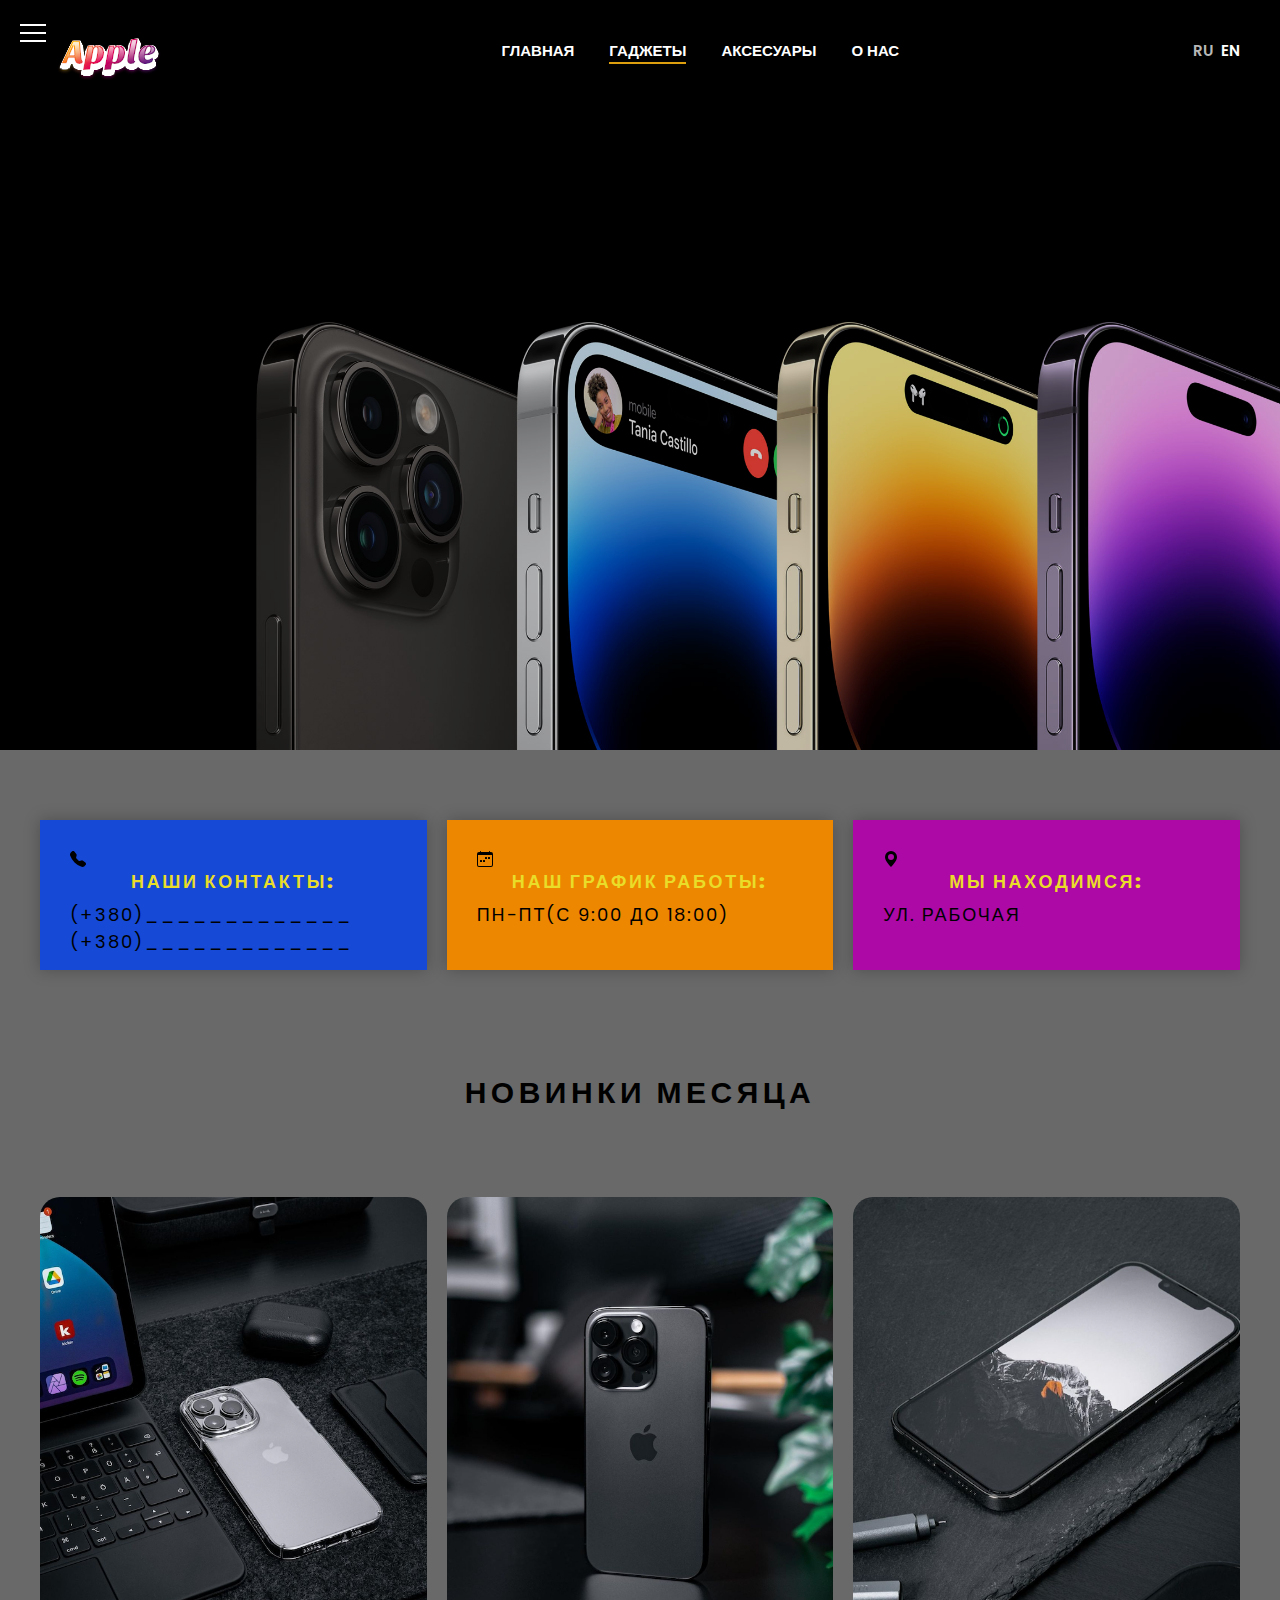
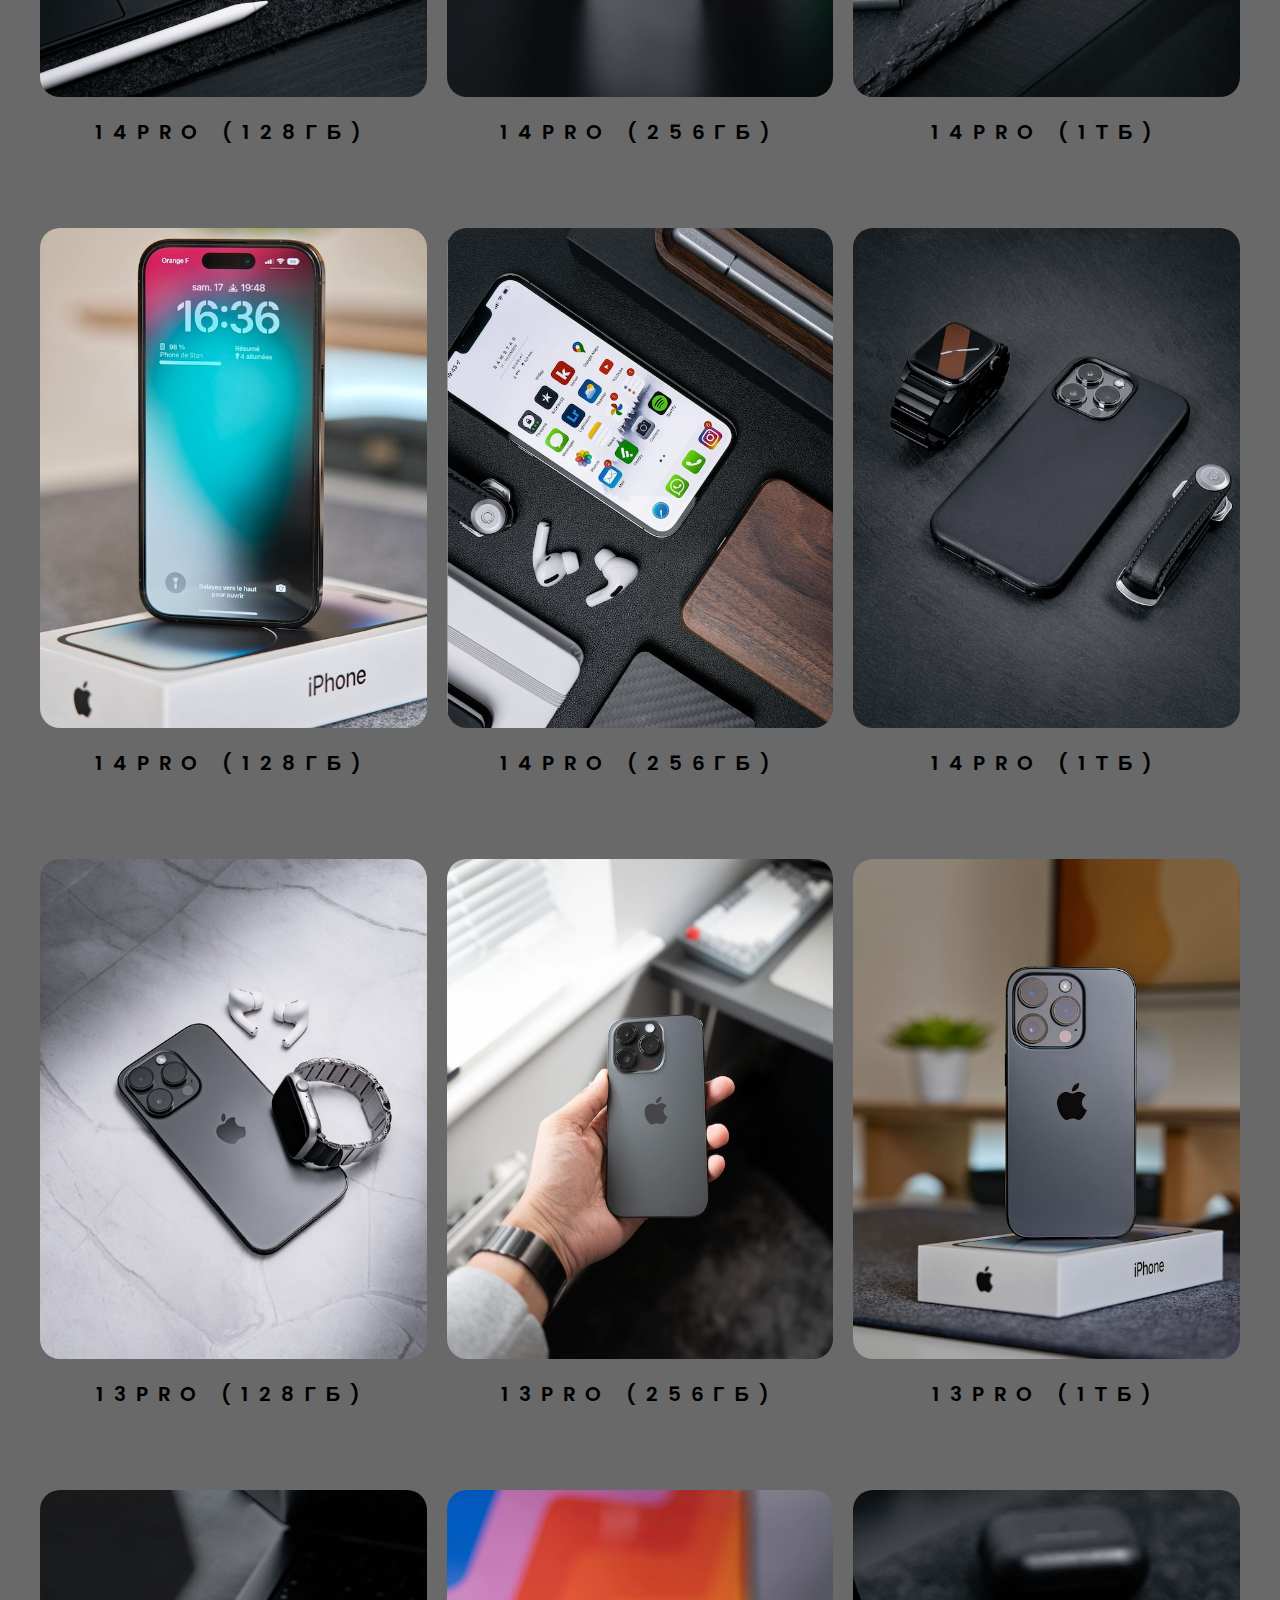
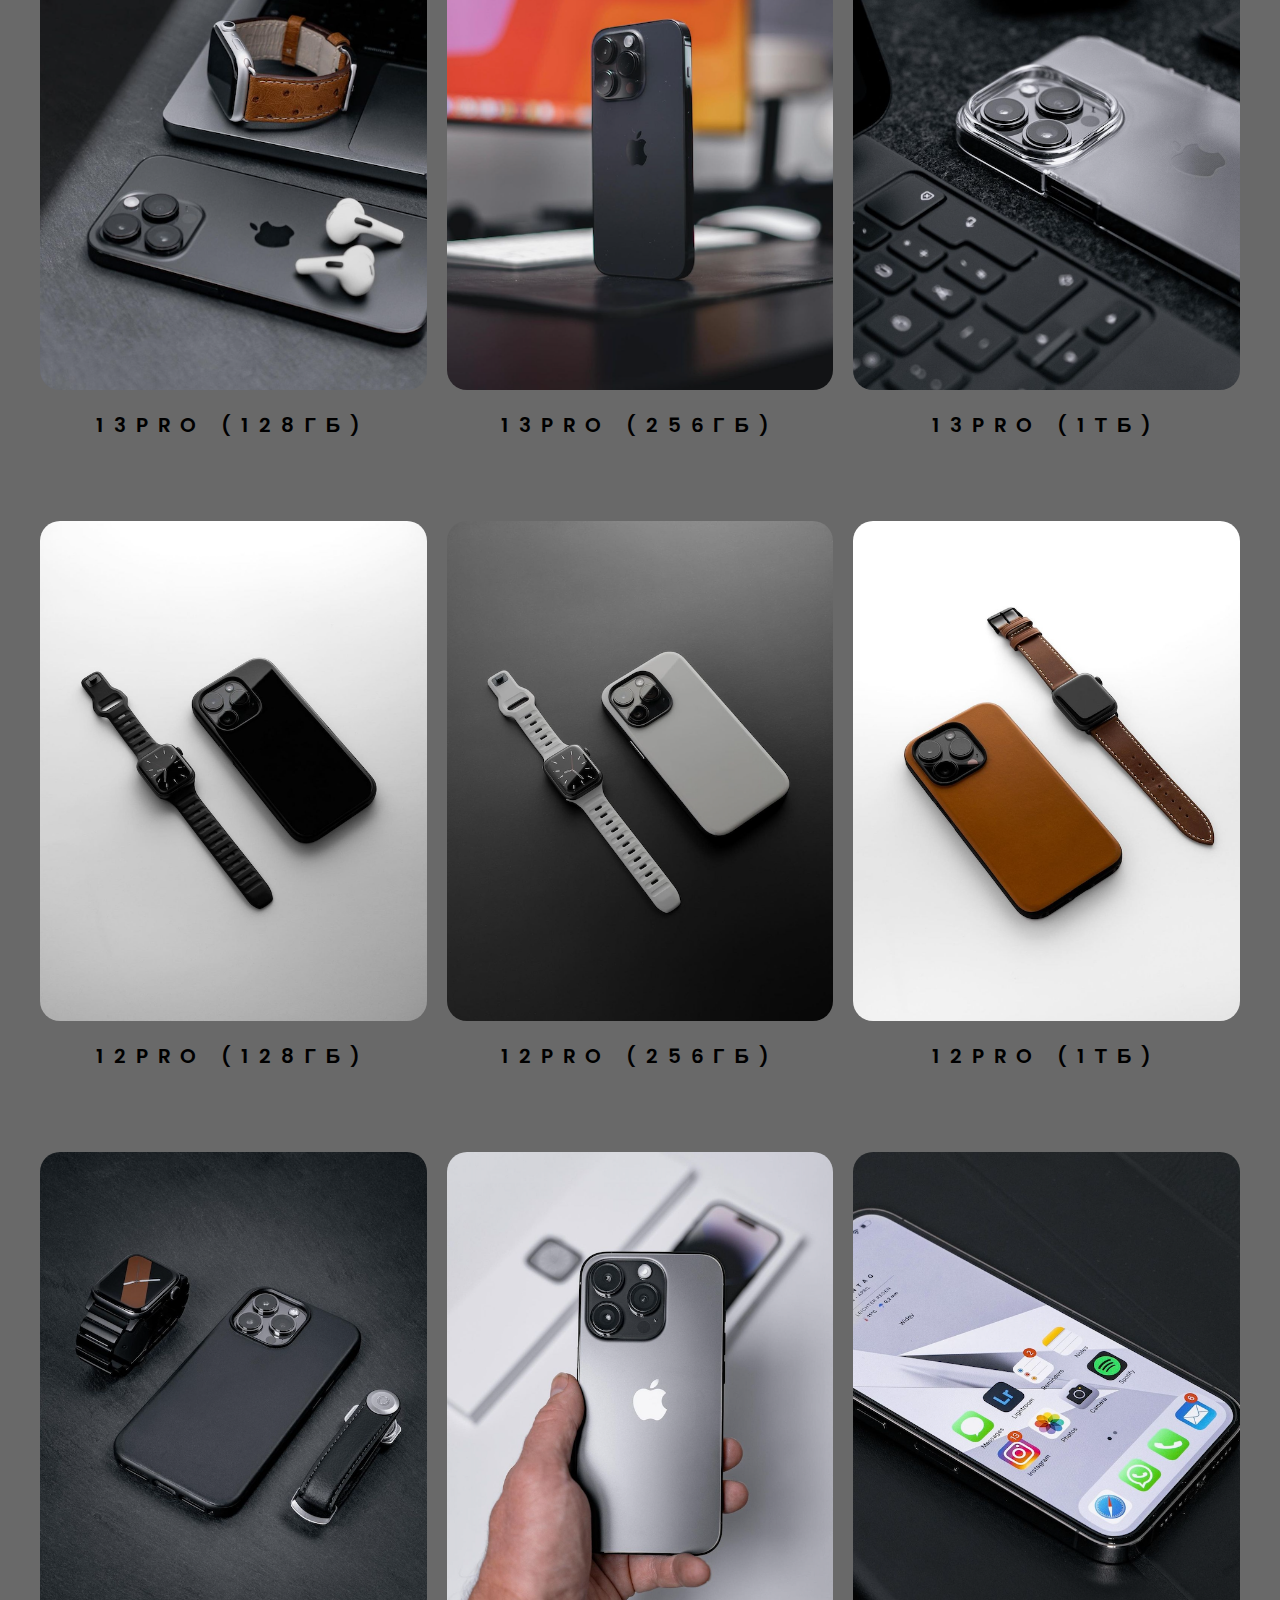
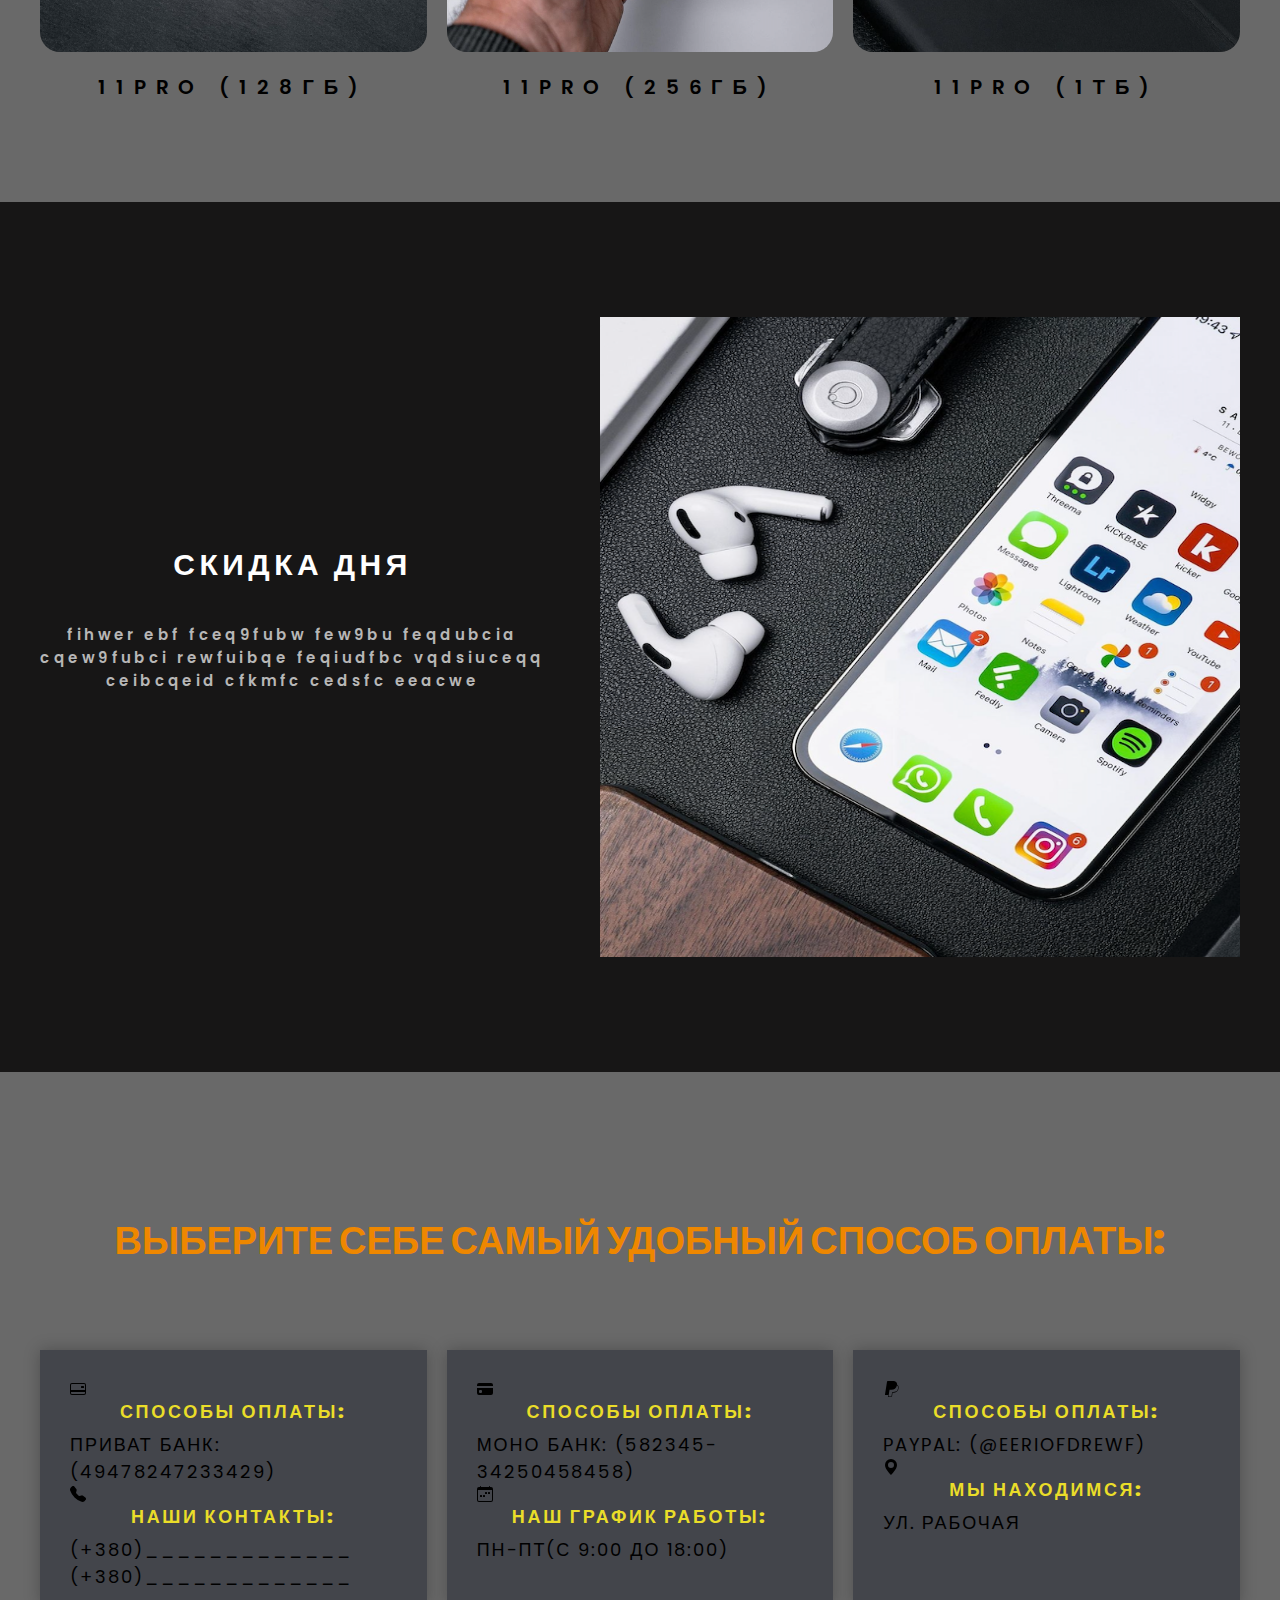
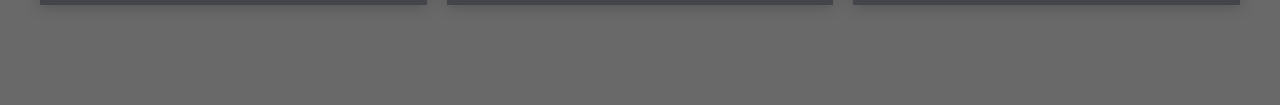
<file: index(1).html>
<!DOCTYPE html>
<html lang="en">
  <head>
    <meta charset="UTF-8" />
    <meta http-equiv="X-UA-Compatible" content="IE=edge" />
    <meta name="viewport" content="width=device-width, initial-scale=1.0" />
    <title>Nikita</title>
    <link rel="stylesheet" href="css/main(1).css" />
    <link rel="stylesheet" href="css/media.css" />
    <link rel="stylesheet" href="" />

    <link rel="shortcut icon" href="/imag/favicon" type="image/x-icon" />
  </head>
  <body bgcolor="#696969">
    <header class="header">
      <div class="container">
        <div class="header__wrapper">
          <div class="header__block">
            <a href="/" class="header__logo">
              <img src="img/Apple.svg" alt="" />
            </a>
          </div>
          <!-- /header__block -->
          <div class="hamburger-menu">
            <input id="menu__toggle" type="checkbox" />
            <label class="menu__btn" for="menu__toggle">
              <span></span>
            </label>
            <ul class="menu__box">
              <nav class="nav">
                <a class="nav__link active" aria-current="page" href="/"
                  >Главная</a
                >
                <a class="nav__link" href="index(1).html">Гаджеты</a>
                <a class="nav__link" href="index(2).html">Аксесуары</a>
                <a class="nav__link" href="index(3).html">О нас</a>
              </nav>
            </ul>
          </div>
          <nav class="nav">
            <a class="nav__link" aria-current="page" href="index.html"
              >Главная</a
            >
            <a class="nav__link active" href="/">Гаджеты</a>
            <a class="nav__link" href="index(2).html">Аксесуары</a>
            <a class="nav__link" href="index(3).html">О нас</a>
          </nav>
          <div class="header__block">
            <div class="header__lng">
              <a href="#" class="header__lng-link">Ru</a>
              <a href="#" class="header__lng-link active">En</a>
            </div>
          </div>
        </div>
        <!-- /header__wrapper -->
      </div>
      <!-- /container -->
    </header>

    <section class="intro" style="background-image: url('img/37.png')">
      <div class="container">
        <div class="intro__content">
          <div class="intro__block">
            <h1 class="intro__title"></h1>
            <!-- <a href="#" class="btn"> Обновить </a> -->
          </div>
        </div>
      </div>
    </section>
    <!-- /intro -->

    <!-- info start -->

    <section class="section process">
      <div class="container">
        <h2 class="process__title"></h2>
        <div class="wrapper">
          <div class="block">
            <div class="process__item1">
              <div class="process__item-img">
                <img src="img/phone.svg" alt="" />
              </div>
              <h4 class="info__title">Наши контакты:</h4>
              <p class="info__text">(+380)_____________ (+380)_____________</p>
            </div>
          </div>
          <div class="block">
            <div class="process__item2">
              <div class="process__item-img">
                <img src="img/calendar.svg" alt="" />
              </div>
              <h4 class="info__title">Наш график работы:</h4>
              <p class="info__text">ПН-ПТ(С 9:00 ДО 18:00)</p>
            </div>
          </div>
          <div class="block">
            <div class="process__item3">
              <div class="process__item-img">
                <img src="img/geo-alt-fill.svg" alt="" />
              </div>
              <h4 class="info__title">Мы находимся:</h4>
              <p class="info__text">УЛ. Рабочая</p>
            </div>
          </div>
        </div>
      </div>
      <!-- /container -->
    </section>
    <!-- /info -->

    <section class="section">
      <div class="container">
        <h2 class="block__title">Новинки месяца</h2>
        <a href="#" class="block__link"> </a>

        <div class="wrapper">
          <div class="block">
            <a href="#" class="services__item">
              <div
                class="services__content"
                style="background-image: url(img/34.png)"
              >
                <div class="services__content-item">
                  <div class="services__img">
                    <img src="img/1apple copy.svg" alt="" />
                  </div>
                  <p class="services__text">1299$</p>
                </div>
              </div>
              <h3 class="services__title">14Pro (128Гб)</h3>
            </a>
          </div>
          <!-- /block -->
          <div class="block">
            <a href="#" class="services__item">
              <div
                class="services__content"
                style="background-image: url(img/17.png)"
              >
                <div class="services__content-item">
                  <div class="services__img">
                    <img src="img/1apple copy.svg" alt="" />
                  </div>
                  <p class="services__text">1499$</p>
                </div>
              </div>
              <h3 class="services__title">14Pro (256Гб)</h3>
            </a>
          </div>
          <!-- /block -->
          <div class="block">
            <a href="#" class="services__item">
              <div
                class="services__content"
                style="background-image: url(img/32.png)"
              >
                <div class="services__content-item">
                  <div class="services__img">
                    <img src="img/1apple copy.svg" alt="" />
                  </div>
                  <p class="services__text">1799$</p>
                </div>
              </div>
              <h3 class="services__title">14Pro (1Тб)</h3>
            </a>
          </div>
          <!-- /block -->
        </div>
        <!-- /wrapper -->
      </div>
      <!-- /container -->
      <div class="container">
        <h2 class="block__title"></h2>
        <a href="#" class="block__link"> </a>

        <div class="wrapper">
          <div class="block">
            <a href="#" class="services__item">
              <div
                class="services__content"
                style="background-image: url(img/5.png)"
              >
                <div class="services__content-item">
                  <div class="services__img">
                    <img src="img/1apple copy.svg" alt="" />
                  </div>
                  <p class="services__text">1299$</p>
                </div>
              </div>
              <h3 class="services__title">14Pro (128Гб)</h3>
            </a>
          </div>
          <!-- /block -->
          <div class="block">
            <a href="#" class="services__item">
              <div
                class="services__content"
                style="background-image: url(img/10.png)"
              >
                <div class="services__content-item">
                  <div class="services__img">
                    <img src="img/1apple copy.svg" alt="" />
                  </div>
                  <p class="services__text">1499$</p>
                </div>
              </div>
              <h3 class="services__title">14Pro (256Гб)</h3>
            </a>
          </div>
          <!-- /block -->
          <div class="block">
            <a href="#" class="services__item">
              <div
                class="services__content"
                style="background-image: url(img/11.png)"
              >
                <div class="services__content-item">
                  <div class="services__img">
                    <img src="img/1apple copy.svg" alt="" />
                  </div>
                  <p class="services__text">1799$</p>
                </div>
              </div>
              <h3 class="services__title">14Pro (1Тб)</h3>
            </a>
          </div>
          <!-- /block -->
        </div>
        <!-- /wrapper -->
      </div>
      <!-- /container -->
      <div class="container">
        <h2 class="block__title"></h2>
        <a href="#" class="block__link"> </a>

        <div class="wrapper">
          <div class="block">
            <a href="#" class="services__item">
              <div
                class="services__content"
                style="background-image: url(img/12.png)"
              >
                <div class="services__content-item">
                  <div class="services__img">
                    <img src="img/1apple copy.svg" alt="" />
                  </div>
                  <p class="services__text">799$</p>
                </div>
              </div>
              <h3 class="services__title">13Pro (128Гб)</h3>
            </a>
          </div>
          <!-- /block -->
          <div class="block">
            <a href="#" class="services__item">
              <div
                class="services__content"
                style="background-image: url(img/13.png)"
              >
                <div class="services__content-item">
                  <div class="services__img">
                    <img src="img/1apple copy.svg" alt="" />
                  </div>
                  <p class="services__text">949$</p>
                </div>
              </div>
              <h3 class="services__title">13Pro (256Гб)</h3>
            </a>
          </div>
          <!-- /block -->
          <div class="block">
            <a href="#" class="services__item">
              <div
                class="services__content"
                style="background-image: url(img/14.png)"
              >
                <div class="services__content-item">
                  <div class="services__img">
                    <img src="img/1apple copy.svg" alt="" />
                  </div>
                  <p class="services__text">1199$</p>
                </div>
              </div>
              <h3 class="services__title">13Pro (1Тб)</h3>
            </a>
          </div>
          <!-- /block -->
        </div>
        <!-- /wrapper -->
      </div>
      <!-- /container -->
      <div class="container">
        <h2 class="block__title"></h2>
        <a href="#" class="block__link"> </a>

        <div class="wrapper">
          <div class="block">
            <a href="#" class="services__item">
              <div
                class="services__content"
                style="background-image: url(img/15.png)"
              >
                <div class="services__content-item">
                  <div class="services__img">
                    <img src="img/1apple copy.svg" alt="" />
                  </div>
                  <p class="services__text">799$</p>
                </div>
              </div>
              <h3 class="services__title">13Pro (128Гб)</h3>
            </a>
          </div>
          <!-- /block -->
          <div class="block">
            <a href="#" class="services__item">
              <div
                class="services__content"
                style="background-image: url(img/16.png)"
              >
                <div class="services__content-item">
                  <div class="services__img">
                    <img src="img/1apple copy.svg" alt="" />
                  </div>
                  <p class="services__text">959$</p>
                </div>
              </div>
              <h3 class="services__title">13Pro (256Гб)</h3>
            </a>
          </div>
          <!-- /block -->
          <div class="block">
            <a href="#" class="services__item">
              <div
                class="services__content"
                style="background-image: url(img/18.png)"
              >
                <div class="services__content-item">
                  <div class="services__img">
                    <img src="img/1apple copy.svg" alt="" />
                  </div>
                  <p class="services__text">1199$</p>
                </div>
              </div>
              <h3 class="services__title">13Pro (1Тб)</h3>
            </a>
          </div>
          <!-- /block -->
        </div>
        <!-- /wrapper -->
      </div>
      <!-- /container -->
      <div class="container">
        <h2 class="block__title"></h2>
        <a href="#" class="block__link"> </a>

        <div class="wrapper">
          <div class="block">
            <a href="#" class="services__item">
              <div
                class="services__content"
                style="background-image: url(img/22.png)"
              >
                <div class="services__content-item">
                  <div class="services__img">
                    <img src="img/1apple copy.svg" alt="" />
                  </div>
                  <p class="services__text">599$</p>
                </div>
              </div>
              <h3 class="services__title">12Pro (128Гб)</h3>
            </a>
          </div>
          <!-- /block -->
          <div class="block">
            <a href="#" class="services__item">
              <div
                class="services__content"
                style="background-image: url(img/23.png)"
              >
                <div class="services__content-item">
                  <div class="services__img">
                    <img src="img/1apple copy.svg" alt="" />
                  </div>
                  <p class="services__text">699$</p>
                </div>
              </div>
              <h3 class="services__title">12Pro (256Гб)</h3>
            </a>
          </div>
          <!-- /block -->
          <div class="block">
            <a href="#" class="services__item">
              <div
                class="services__content"
                style="background-image: url(img/24.png)"
              >
                <div class="services__content-item">
                  <div class="services__img">
                    <img src="img/1apple copy.svg" alt="" />
                  </div>
                  <p class="services__text">759$</p>
                </div>
              </div>
              <h3 class="services__title">12Pro (1Тб)</h3>
            </a>
          </div>
          <!-- /block -->
        </div>
        <!-- /wrapper -->
      </div>
      <!-- /container -->
      <div class="container">
        <h2 class="block__title"></h2>
        <a href="#" class="block__link"> </a>

        <div class="wrapper">
          <div class="block">
            <a href="#" class="services__item">
              <div
                class="services__content"
                style="background-image: url(img/26.png)"
              >
                <div class="services__content-item">
                  <div class="services__img">
                    <img src="img/1apple copy.svg" alt="" />
                  </div>
                  <p class="services__text">499$</p>
                </div>
              </div>
              <h3 class="services__title">11Pro (128Гб)</h3>
            </a>
          </div>
          <!-- /block -->
          <div class="block">
            <a href="#" class="services__item">
              <div
                class="services__content"
                style="background-image: url(img/28.png)"
              >
                <div class="services__content-item">
                  <div class="services__img">
                    <img src="img/1apple copy.svg" alt="" />
                  </div>
                  <p class="services__text">699$</p>
                </div>
              </div>
              <h3 class="services__title">11Pro (256Гб)</h3>
            </a>
          </div>
          <!-- /block -->
          <div class="block">
            <a href="#" class="services__item">
              <div
                class="services__content"
                style="background-image: url(img/29.png)"
              >
                <div class="services__content-item">
                  <div class="services__img">
                    <img src="img/1apple copy.svg" alt="" />
                  </div>
                  <p class="services__text">759$</p>
                </div>
              </div>
              <h3 class="services__title">11Pro (1Тб)</h3>
            </a>
          </div>
          <!-- /block -->
        </div>
        <!-- /wrapper -->
      </div>
      <!-- /container -->
    </section>

    <section class="section about">
      <div class="container">
        <div class="about__wrapper">
          <div class="about__block">
            <h2 class="block__title text-white">Скидка дня</h2>
            <p class="about__text">
              fihwer ebf fceq9fubw few9bu feqdubcia cqew9fubci rewfuibqe
              feqiudfbc vqdsiuceqq ceibcqeid cfkmfc cedsfc eeacwe
            </p>
            <!-- <a href="#" class="about__link"> Посмотреть дитальней </a> -->
          </div>
          <!-- /about__block -->

          <img src="img/31.png" alt class="about__img" />
          <!-- <div class="services__content-item">
            <div class="services__img">
              <img src="img/1apple copy.svg" alt="" />
            </div>
            <p class="services__text">1500$</p>
          </div>
        </div>
        <h3 class="services__title">14Pro (256Гб)</h3>
      </a>
    </div> -->
        </div>
        <!-- /about__wrapper -->
      </div>
      <!-- container -->
    </section>

    <section class="section process">
      <div class="container">
        <h2 class="process__title">
          Выберите себе самый удобный способ оплаты:
        </h2>
        <h3 class="process__subtitle"></h3>
        <div class="wrapper">
          <div class="block">
            <div class="process__item">
              <img src="img/credit-card-2-back.svg" alt="" />
              <h4 class="info__title">Способы оплаты:</h4>
              <p class="info__text">Приват банк:(49478247233429)</p>
              <div class="process__item-img">
                <img src="img/phone.svg" alt="" />
              </div>
              <h5 class="info__title">Наши контакты:</h5>
              <p class="info__text">(+380)_____________ (+380)_____________</p>
            </div>
          </div>
          <div class="block">
            <div class="process__item">
              <img src="img/credit-card-fill.svg" alt="" />
              <h4 class="info__title">Способы оплаты:</h4>
              <p class="info__text">Моно банк: (582345-34250458458)</p>
              <div class="process__item-img">
                <img src="img/calendar.svg" alt="" />
              </div>
              <h5 class="info__title">Наш график работы:</h5>
              <p class="info__text">ПН-ПТ(С 9:00 ДО 18:00)</p>
            </div>
          </div>
          <div class="block">
            <div class="process__item">
              <img src="img/paypal.svg" alt="" />
              <h4 class="info__title">Способы оплаты:</h4>
              <p class="info__text">PayPal: (@eeriofDrewf)</p>
              <div class="process__item-img">
                <img src="img/geo-alt-fill.svg" alt="" />
              </div>
              <h5 class="info__title">Мы находимся:</h5>
              <p class="info__text">УЛ. Рабочая</p>
            </div>
          </div>
        </div>
      </div>

      <!-- /container -->
    </section>

    <!-- /info__wrapper -->

    <!-- /container -->

    <!-- /info -->
  </body>
</html>
</file>
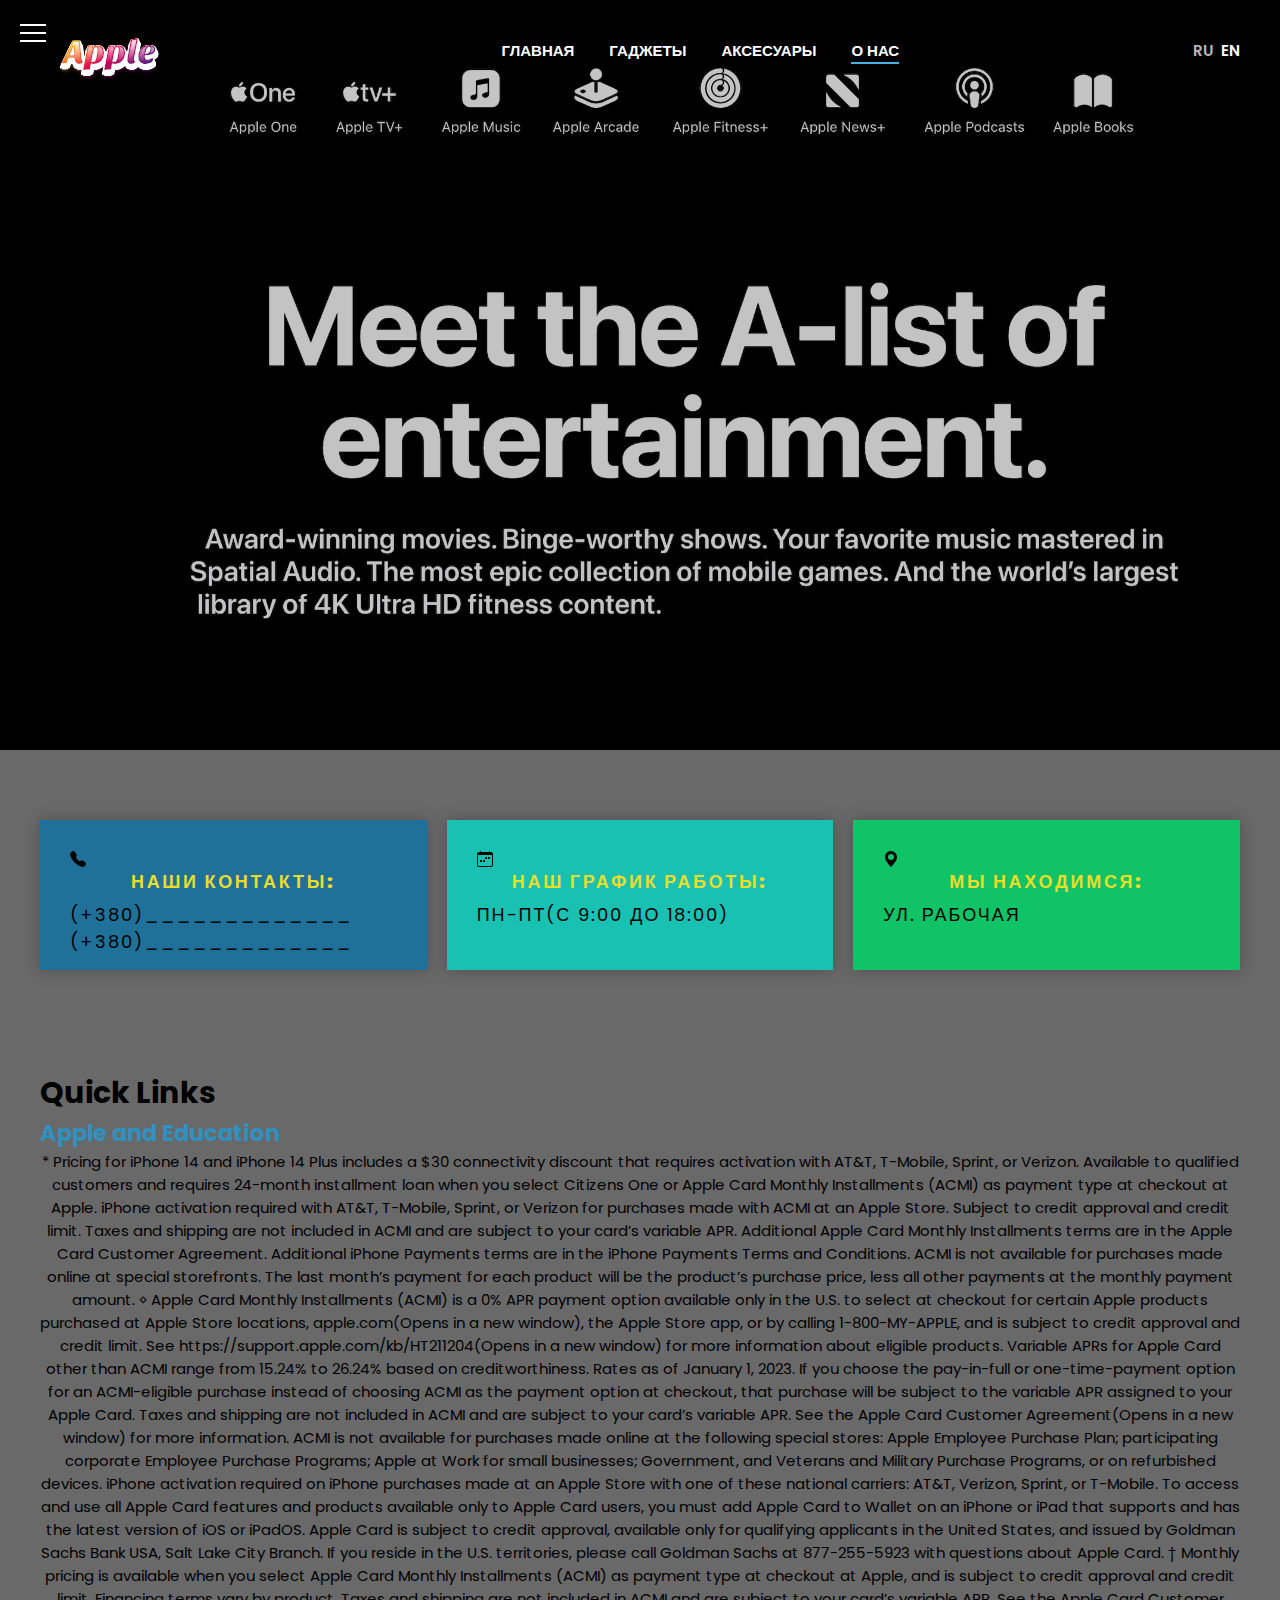
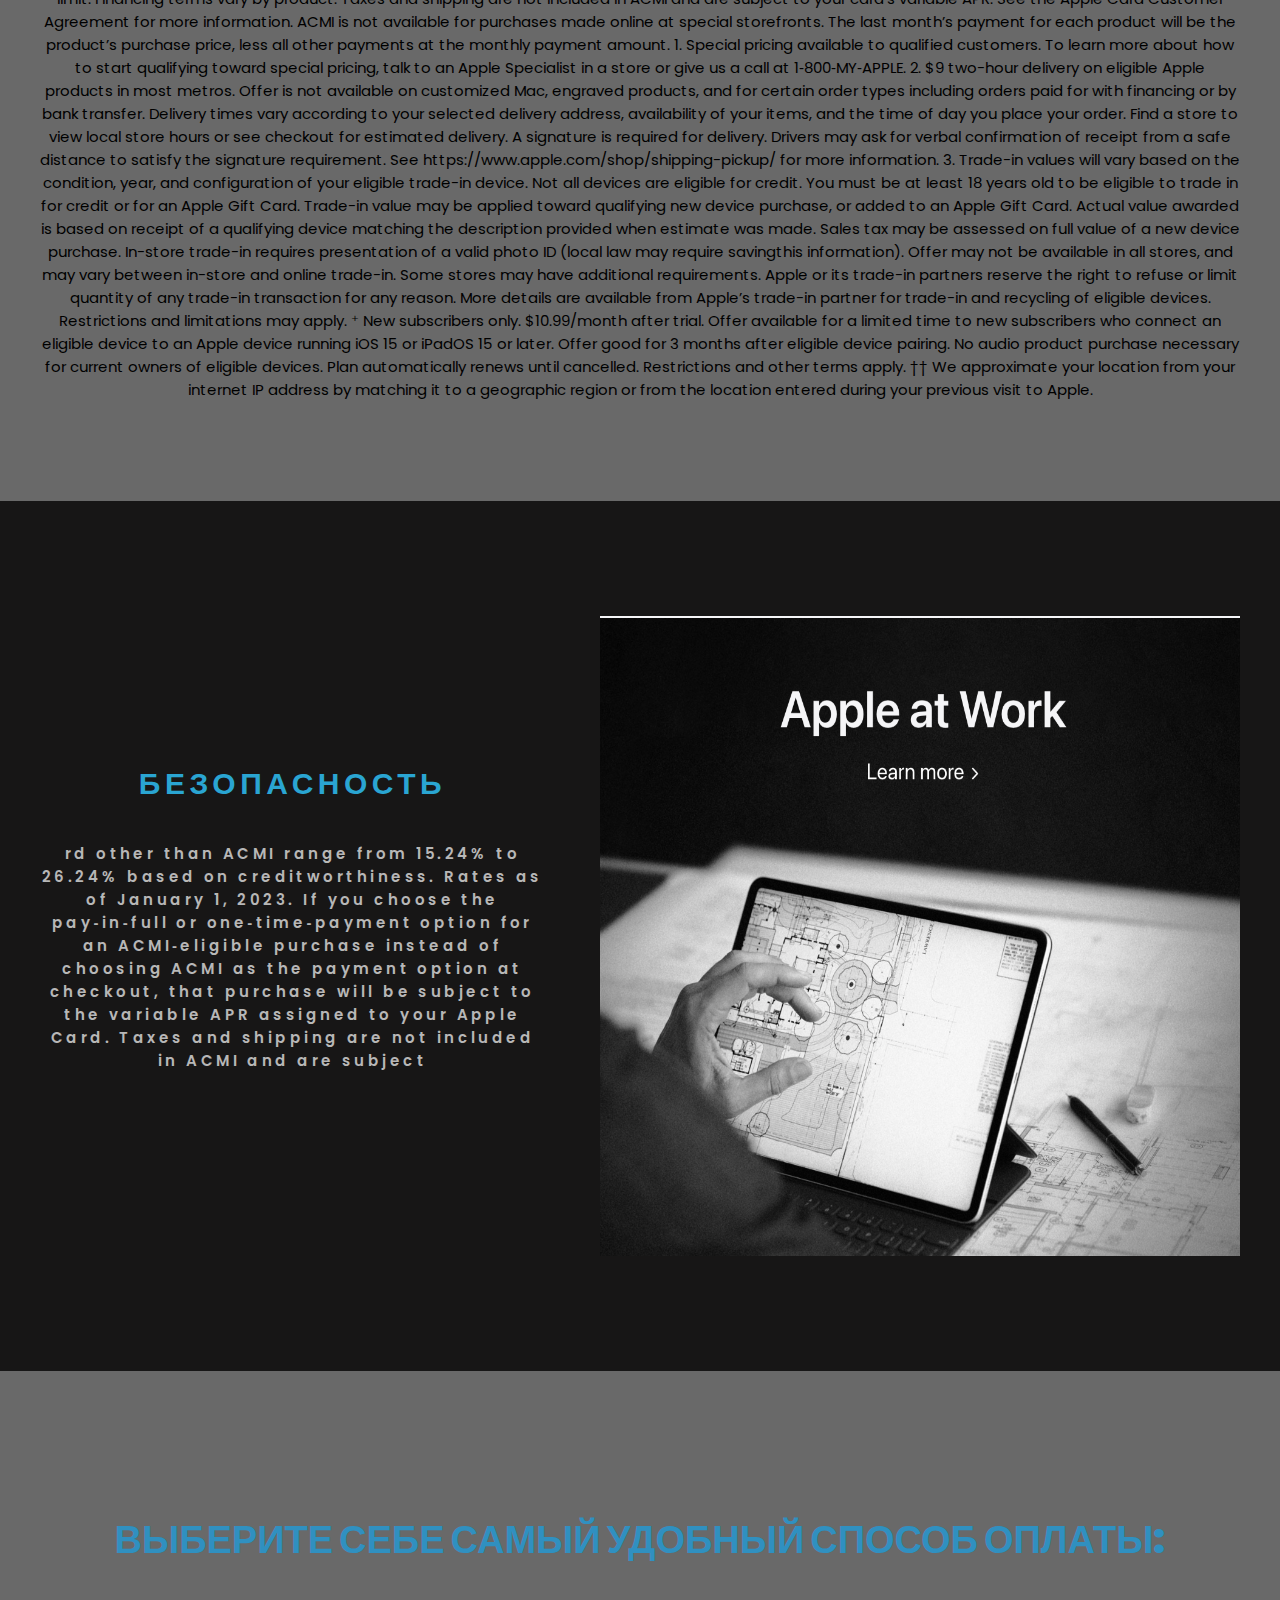
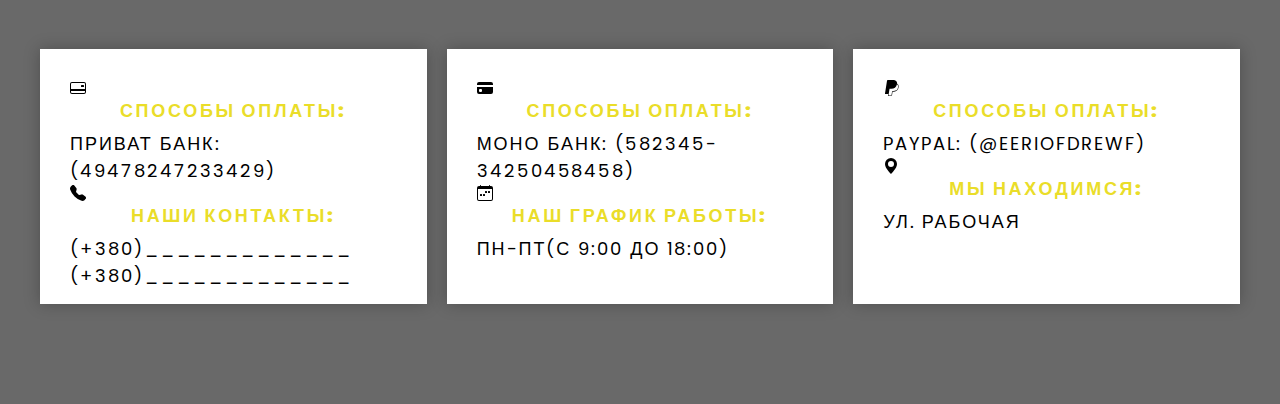
<file: index(3).html>
<!DOCTYPE html>
<html lang="en">
  <head>
    <meta charset="UTF-8" />
    <meta http-equiv="X-UA-Compatible" content="IE=edge" />
    <meta name="viewport" content="width=device-width, initial-scale=1.0" />
    <title>Nikita</title>
    <link rel="stylesheet" href="css/main(3).css" />
    <link rel="stylesheet" href="css/media.css" />
    <link rel="stylesheet" href="" />

    <link rel="shortcut icon" href="/imag/favicon" type="image/x-icon" />
  </head>
  <body bgcolor="#696969">
    <header class="header">
      <div class="container">
        <div class="header__wrapper">
          <div class="header__block">
            <a href="/" class="header__logo">
              <img src="img/Apple.svg" alt="" />
            </a>
          </div>
          <!-- /header__block -->
          <div class="hamburger-menu">
            <input id="menu__toggle" type="checkbox" />
            <label class="menu__btn" for="menu__toggle">
              <span></span>
            </label>
            <ul class="menu__box">
              <nav class="nav">
                <a class="nav__link active" aria-current="page" href="/"
                  >Главная</a
                >
                <a class="nav__link" href="index(1).html">Гаджеты</a>
                <a class="nav__link" href="index(2).html">Аксесуары</a>
                <a class="nav__link" href="index(3).html">О нас</a>
              </nav>
            </ul>
          </div>
          <nav class="nav">
            <a class="nav__link" aria-current="page" href="/">Главная</a>
            <a class="nav__link" href="index(1).html">Гаджеты</a>
            <a class="nav__link" href="index(2).html">Аксесуары</a>
            <a class="nav__link active" href="/">О нас</a>
          </nav>
          <div class="header__block">
            <div class="header__lng">
              <a href="#" class="header__lng-link">Ru</a>
              <a href="#" class="header__lng-link active">En</a>
            </div>
          </div>
        </div>
        <!-- /header__wrapper -->
      </div>
      <!-- /container -->
    </header>

    <section class="intro" style="background-image: url('img/61.png')">
      <div class="container">
        <div class="intro__content">
          <div class="intro__block">
            <h1 class="intro__title"></h1>
            <!-- <a href="#" class="btn"> Обновить </a> -->
          </div>
        </div>
      </div>
    </section>
    <!-- /intro -->

    <!-- info start -->

    <section class="section process">
      <div class="container">
        <h2 class="process__title"></h2>
        <div class="wrapper">
          <div class="block">
            <div class="process__item1">
              <div class="process__item-img">
                <img src="img/phone.svg" alt="" />
              </div>
              <h4 class="info__title">Наши контакты:</h4>
              <p class="info__text">(+380)_____________ (+380)_____________</p>
            </div>
          </div>
          <div class="block">
            <div class="process__item2">
              <div class="process__item-img">
                <img src="img/calendar.svg" alt="" />
              </div>
              <h4 class="info__title">Наш график работы:</h4>
              <p class="info__text">ПН-ПТ(С 9:00 ДО 18:00)</p>
            </div>
          </div>
          <div class="block">
            <div class="process__item3">
              <div class="process__item-img">
                <img src="img/geo-alt-fill.svg" alt="" />
              </div>
              <h4 class="info__title">Мы находимся:</h4>
              <p class="info__text">УЛ. Рабочая</p>
            </div>
          </div>
        </div>
      </div>
      <!-- /container -->
    </section>
    <!-- /info -->

    <section class="section">
      <div class="container">
        <h1>Quick Links</h1>
        <h2>Apple and Education</h2>
        <p>
          * Pricing for iPhone 14 and iPhone 14 Plus includes a $30 connectivity
          discount that requires activation with AT&T, T-Mobile, Sprint, or
          Verizon. Available to qualified customers and requires 24-month
          installment loan when you select Citizens One or Apple Card Monthly
          Installments (ACMI) as payment type at checkout at Apple. iPhone
          activation required with AT&T, T-Mobile, Sprint, or Verizon for
          purchases made with ACMI at an Apple Store. Subject to credit approval
          and credit limit. Taxes and shipping are not included in ACMI and are
          subject to your card’s variable APR. Additional Apple Card Monthly
          Installments terms are in the Apple Card Customer Agreement.
          Additional iPhone Payments terms are in the iPhone Payments Terms and
          Conditions. ACMI is not available for purchases made online at special
          storefronts. The last month’s payment for each product will be the
          product’s purchase price, less all other payments at the monthly
          payment amount. ◊ Apple Card Monthly Installments (ACMI) is a 0% APR
          payment option available only in the U.S. to select at checkout for
          certain Apple products purchased at Apple Store locations,
          apple.com(Opens in a new window), the Apple Store app, or by calling
          1-800-MY-APPLE, and is subject to credit approval and credit limit.
          See https://support.apple.com/kb/HT211204(Opens in a new window) for
          more information about eligible products. Variable APRs for Apple Card
          other than ACMI range from 15.24% to 26.24% based on creditworthiness.
          Rates as of January 1, 2023. If you choose the pay-in-full or
          one-time-payment option for an ACMI-eligible purchase instead of
          choosing ACMI as the payment option at checkout, that purchase will be
          subject to the variable APR assigned to your Apple Card. Taxes and
          shipping are not included in ACMI and are subject to your card’s
          variable APR. See the Apple Card Customer Agreement(Opens in a new
          window) for more information. ACMI is not available for purchases made
          online at the following special stores: Apple Employee Purchase Plan;
          participating corporate Employee Purchase Programs; Apple at Work for
          small businesses; Government, and Veterans and Military Purchase
          Programs, or on refurbished devices. iPhone activation required on
          iPhone purchases made at an Apple Store with one of these national
          carriers: AT&T, Verizon, Sprint, or T-Mobile. To access and use all
          Apple Card features and products available only to Apple Card users,
          you must add Apple Card to Wallet on an iPhone or iPad that supports
          and has the latest version of iOS or iPadOS. Apple Card is subject to
          credit approval, available only for qualifying applicants in the
          United States, and issued by Goldman Sachs Bank USA, Salt Lake City
          Branch. If you reside in the U.S. territories, please call Goldman
          Sachs at 877-255-5923 with questions about Apple Card. † Monthly
          pricing is available when you select Apple Card Monthly Installments
          (ACMI) as payment type at checkout at Apple, and is subject to credit
          approval and credit limit. Financing terms vary by product. Taxes and
          shipping are not included in ACMI and are subject to your card’s
          variable APR. See the Apple Card Customer Agreement for more
          information. ACMI is not available for purchases made online at
          special storefronts. The last month’s payment for each product will be
          the product’s purchase price, less all other payments at the monthly
          payment amount. 1. Special pricing available to qualified customers.
          To learn more about how to start qualifying toward special pricing,
          talk to an Apple Specialist in a store or give us a call at
          1‑800‑MY‑APPLE. 2. $9 two-hour delivery on eligible Apple products in
          most metros. Offer is not available on customized Mac, engraved
          products, and for certain order types including orders paid for with
          financing or by bank transfer. Delivery times vary according to your
          selected delivery address, availability of your items, and the time of
          day you place your order. Find a store to view local store hours or
          see checkout for estimated delivery. A signature is required for
          delivery. Drivers may ask for verbal confirmation of receipt from a
          safe distance to satisfy the signature requirement. See
          https://www.apple.com/shop/shipping-pickup/ for more information. 3.
          Trade-in values will vary based on the condition, year, and
          configuration of your eligible trade-in device. Not all devices are
          eligible for credit. You must be at least 18 years old to be eligible
          to trade in for credit or for an Apple Gift Card. Trade-in value may
          be applied toward qualifying new device purchase, or added to an Apple
          Gift Card. Actual value awarded is based on receipt of a qualifying
          device matching the description provided when estimate was made. Sales
          tax may be assessed on full value of a new device purchase. In-store
          trade-in requires presentation of a valid photo ID (local law may
          require savingthis information). Offer may not be available in all
          stores, and may vary between in-store and online trade-in. Some stores
          may have additional requirements. Apple or its trade-in partners
          reserve the right to refuse or limit quantity of any trade-in
          transaction for any reason. More details are available from Apple’s
          trade-in partner for trade-in and recycling of eligible devices.
          Restrictions and limitations may apply. ⁺ New subscribers only.
          $10.99/month after trial. Offer available for a limited time to new
          subscribers who connect an eligible device to an Apple device running
          iOS 15 or iPadOS 15 or later. Offer good for 3 months after eligible
          device pairing. No audio product purchase necessary for current owners
          of eligible devices. Plan automatically renews until cancelled.
          Restrictions and other terms apply. †† We approximate your location
          from your internet IP address by matching it to a geographic region or
          from the location entered during your previous visit to Apple.
        </p>
        <!-- /wrapper -->
      </div>
      <!-- /container -->
    </section>

    <section class="section about">
      <div class="container">
        <div class="about__wrapper">
          <div class="about__block">
            <h2 class="block__title text-white">Безопасность</h2>
            <p class="about__text">
              rd other than ACMI range from 15.24% to 26.24% based on
              creditworthiness. Rates as of January 1, 2023. If you choose the
              pay‑in‑full or one‑time‑payment option for an ACMI‑eligible
              purchase instead of choosing ACMI as the payment option at
              checkout, that purchase will be subject to the variable APR
              assigned to your Apple Card. Taxes and shipping are not included
              in ACMI and are subject
            </p>
            <!-- <a href="#" class="about__link"> Посмотреть дитальней </a> -->
          </div>
          <!-- /about__block -->

          <img src="img/71.png" alt class="about__img" />
          <!-- <div class="services__content-item">
            <div class="services__img">
              <img src="img/1apple copy.svg" alt="" />
            </div>
            <p class="services__text">1500$</p>
          </div>
        </div>
        <h3 class="services__title">14Pro (256Гб)</h3>
      </a>
    </div> -->
        </div>
        <!-- /about__wrapper -->
      </div>
      <!-- container -->
    </section>

    <section class="section process">
      <div class="container">
        <h2 class="process__title">
          Выберите себе самый удобный способ оплаты:
        </h2>
        <h3 class="process__subtitle"></h3>
        <div class="wrapper">
          <div class="block">
            <div class="process__item">
              <img src="img/credit-card-2-back.svg" alt="" />
              <h4 class="info__title">Способы оплаты:</h4>
              <p class="info__text">Приват банк:(49478247233429)</p>
              <div class="process__item-img">
                <img src="img/phone.svg" alt="" />
              </div>
              <h5 class="info__title">Наши контакты:</h5>
              <p class="info__text">(+380)_____________ (+380)_____________</p>
            </div>
          </div>
          <div class="block">
            <div class="process__item">
              <img src="img/credit-card-fill.svg" alt="" />
              <h4 class="info__title">Способы оплаты:</h4>
              <p class="info__text">Моно банк: (582345-34250458458)</p>
              <div class="process__item-img">
                <img src="img/calendar.svg" alt="" />
              </div>
              <h5 class="info__title">Наш график работы:</h5>
              <p class="info__text">ПН-ПТ(С 9:00 ДО 18:00)</p>
            </div>
          </div>
          <div class="block">
            <div class="process__item">
              <img src="img/paypal.svg" alt="" />
              <h4 class="info__title">Способы оплаты:</h4>
              <p class="info__text">PayPal: (@eeriofDrewf)</p>
              <div class="process__item-img">
                <img src="img/geo-alt-fill.svg" alt="" />
              </div>
              <h5 class="info__title">Мы находимся:</h5>
              <p class="info__text">УЛ. Рабочая</p>
            </div>
          </div>
        </div>
      </div>

      <!-- /container -->
    </section>
    <!-- /info__wrapper -->

    <!-- /container -->

    <!-- /info -->
  </body>
</html>
</file>
<file: css/main(1).css>
@import url("https://fonts.googleapis.com/css2?family=Poppins:wght@400;500;600;700;900&display=swap");

*,
*:before,
*:after {
  box-sizing: border-box;
}

body {
  margin: 0;
  font-family: "Poppins", sans-serif;
  font-size: 15px;
}

h1,
h3,
h4,
h5,
h6 {
  margin: 0;
}
h2 {
  margin: 0;
  color: #ee8700;
}
a {
  text-align: center;
}

p {
  margin: 0 0 5px;
  text-align: center;
}

.container {
  max-width: 1230px;
  width: 100%;
  padding: 0 15px;
  margin: 0 auto;
}

.btn {
  min-width: 200px;
  height: 50px;
  padding: 0 15px;
  display: inline-flex;
  align-items: center;
  justify-content: center;
  color: rgb(12, 10, 10);
  text-decoration: none;
  font-size: 18px;
  font-weight: 500;
  background-color: #b605a7;
  transition: background-color 0.2s ease;
  cursor: pointer;
  outline: 0;
  border: 0;
}

.btn:hover {
  background-color: #df61d1;
}

/* Header start */
.header {
  width: 100%;
  position: absolute;
  top: 0;
  left: 0;
  z-index: 3;
}

.header__wrapper {
  height: 100px;
  display: flex;
  align-items: center;
  justify-content: space-between;
}

.header__block {
  width: 20%;
}

.header__logo {
  display: inline-block;
}

.header__logo img {
  height: 65px;
}

.nav {
  display: flex;
}

.nav__link {
  margin-right: 35px;

  color: white;
  text-transform: uppercase;
  text-decoration: none;
  font-weight: 600;
  position: relative;
}

.nav__link:after {
  width: 100%;
  height: 2px;
  background-color: rgb(221, 159, 13);
  position: absolute;
  top: 100%;
  left: 0;
  content: "";
  opacity: 0;
  transition: opacity 0.2s ease;
}

.nav__link:last-child {
  margin-right: 0;
}

.nav__link:hover:after {
  opacity: 1;
}

.nav__link.active:after {
  opacity: 1;
}

.header__lng {
  display: flex;
  justify-content: flex-end;
}

.header__lng-link {
  margin-right: 8px;

  font-weight: 600;
  color: #b7b7b7;
  text-transform: uppercase;
  text-decoration: none;
  transition: color 0.2s ease;
}

.header__lng-link:last-child {
  margin-right: 0;
}

.header__lng-link:hover {
  color: #fff;
}

.header__lng-link.active {
  color: #fff;
}

/* Header end */

/*Intro start*/
.intro {
  background-repeat: no-repeat;
  background-size: cover;
  position: relative;
  text-align: center;
}

.intro:after {
  width: 100%;
  height: 100%;
  text-align: center;
  position: absolute;
  top: 0;
  left: 0;

  background-color: rgb(0, 0, 0);
  opacity: 0.2;
  content: "";
}

.intro__content {
  height: 750px;
  display: flex;
  align-items: center;
  position: relative;
  z-index: 2;
}

.intro__title {
  max-width: 790px;
  margin-bottom: 100px;
  font-size: 38px;
  font-weight: 700;
  color: rgb(174, 172, 172);
  line-height: 0.5;
  text-transform: uppercase;
  text-align: left;
}

/*Intro end*/

.section {
  margin-bottom: 100px;
}

.section.process {
  padding-top: 50px;
}

/*Info start*/

.info {
  transform: translateY(-50%);
  color: #000;
}

.info__wrapper {
  display: flex;
  margin: 0 -10px;
}

.info__block {
  width: 33.33%;
  padding: 0 10px;
}

.info__img {
  margin-bottom: 20px;
}

.info__img img {
  height: 30px;
}

.info__title {
  margin-bottom: 10px;
  font-size: 18px;
  font-weight: 900;
  text-transform: uppercase;
  text-align: center;
  line-height: 1;
  letter-spacing: 0.15em;
  color: rgb(234, 221, 41);
}
.info__text {
  text-align: center;
  font-size: 18px;
  color: #000000;
  letter-spacing: 0.1em;
  display: inline;
  list-style: decimal;
  letter-spacing: 0.11em;
  text-transform: uppercase;
}

/*Info end*/

/*block start*/
.block__title {
  color: rgb(0, 0, 0);
  margin-bottom: 15px;
  font-size: 30px;
  letter-spacing: 0.15em;
  text-transform: uppercase;
  text-align: center;
}

.block__title.text-white {
  color: #fff;
}

.block__link {
  margin-bottom: 60px;
  display: inline-block;
  letter-spacing: 0.15em;
  color: #000;
  text-transform: uppercase;
}

.block__link:hover {
  text-decoration: none;
}

.wrapper {
  display: flex;
  margin: 0 -10px;
}

.block {
  width: 33.33%;
  padding: 0 10px;
}

.text-upper {
  text-transform: uppercase;
}

/*block end*/

/*services start*/

.services__item {
  text-decoration: none;
}

.services__item:hover .services__content-item {
  opacity: 1;
}

.services__item:hover .services__content:after {
  opacity: 0.2;
}

.services__content {
  height: 500px;
  margin-bottom: 20px;
  background-repeat: no-repeat;
  background-size: cover;
  position: relative;
  border-radius: 20px 20px 20px;
  display: grid;
}

.services__content:after {
  width: 100%;
  height: 100%;
  background-color: #000;
  opacity: 0;
  position: absolute;
  top: 0;
  left: 0;
  content: "";
  transition: opacity 0.9s ease;
  border-radius: 20px 20px 20px;
  display: grid;
}

.services__content-item {
  position: absolute;
  top: 0;
  left: 0;
  width: 100%;
  height: 100%;
  opacity: 0;
  z-index: 2;
  transition: opacity 0.9s ease;
  border-radius: 20px 20px 20px;
  display: grid;
}

.services__img {
  width: 100px;
  height: 100px;
  border-radius: 50%;
  display: flex;
  align-items: center;
  justify-content: center;

  background-color: #db2512;
  position: absolute;
  top: 50%;
  left: 50%;
  transform: translate(-50%, -50%);
}

.services__title {
  font-size: 20px;
  font-weight: 600;
  letter-spacing: 0.5em;
  color: #000;
  text-transform: uppercase;
  text-align: center;
}

.services__text {
  max-width: 270px;
  font-size: 18px;
  font-weight: 600;
  color: #fff;
  letter-spacing: 0.5em;
  position: absolute;
  left: 150px;
  bottom: 20px;
  text-transform: uppercase;
}

/*services end*/

/*about start*/

.about {
  padding: 115px 0;
  background-color: #171616;
}

.about__wrapper {
  display: flex;
  align-items: center;
  justify-content: space-between;
}

.about__block {
  max-width: 505px;
}

.about__text {
  margin: 35px 0 40px;
  font-weight: 600;
  color: #b7b7b7;
  letter-spacing: 0.23em;
}

.about__link {
  text-align: center;
  color: #fff;
  font-size: 18px;
  font-weight: 500;
  letter-spacing: 0.15em;
  text-transform: uppercase;
}

.about__link:hover {
  text-decoration: none;
}

.about__img {
  height: 640px;
  width: 640px;
}

/*about end*/

/*process start*/

.process__title {
  margin-bottom: 20px;
  font-size: 38px;
  font-weight: 900;
  text-transform: uppercase;
  text-align: center;
  line-height: 1;
}

.process__subtitle {
  margin-bottom: 90px;
  font-size: 40px;
  font-weight: 600;
  text-transform: uppercase;
  letter-spacing: 0.15em;
  text-align: center;
}
.process__item {
  padding: 30px 30px 15px;
  height: 100%;
  min-height: 150px;
  background: #43454b;
  box-shadow: 0 0 15px rgba(0, 0, 0, 0.25);
}
.process__item1 {
  padding: 30px 30px 15px;
  height: 100%;
  min-height: 150px;
  background: #1549d6;
  box-shadow: 0 0 15px rgba(0, 0, 0, 0.25);
}
.process__item2 {
  padding: 30px 30px 15px;
  height: 100%;
  min-height: 150px;
  background: #ee8700;
  box-shadow: 0 0 15px rgba(0, 0, 0, 0.25);
}
.process__item3 {
  padding: 30px 30px 15px;
  height: 100%;
  min-height: 150px;
  background: #ac09a7;
  box-shadow: 0 0 15px rgba(0, 0, 0, 0.25);
}
/*process end*/

/*contacts start*/
.contacts {
  padding: 100px 0;
  background-color: #171616;
}

.contacts .block__title {
  margin-bottom: 40px;
}

.contacts__form {
  max-width: 440px;
}

.form__row {
  margin: 0 -20px;
  display: flex;
}

.form__group {
  margin-bottom: 30px;
  padding: 0 20px;
  flex: 1;
  position: relative;
}

.input {
  width: 100%;
  padding: 9px 0;
  outline: 0;
  border: 0;
  color: #fff;
  font-family: inherit;
  font-size: 15px;
  border-bottom: 1px solid #fff;
  background-color: transparent;
}

.input:focus + .label {
  transform: translateY(-15px);
  font-size: 12px;
}

.input:not(:placeholder-shown) + .label {
  transform: translateY(-15px);
  font-size: 12px;
}

.label {
  letter-spacing: 0.15em;
  color: #fff;
  position: absolute;
  top: 10px;
  left: 20px;
  pointer-events: none;
  transition: all 0.2s ease;
}

.textarea {
  min-height: 130px;
  width: 100%;
  padding: 9px 0;
  resize: vertical;
  outline: 0;
  border: 0;
  color: #fff;
  font-family: inherit;
  font-size: 15px;
  border-bottom: 1px solid #fff;
  background-color: transparent;
}

.textarea:focus + .label {
  transform: translateY(-15px);
  font-size: 12px;
}

.textarea:not(:placeholder-shown) + .label {
  transform: translateY(-15px);
  font-size: 12px;
}

/*contacts end*/

/*footer start*/

.footer__wrapper {
  height: 150px;
  display: flex;
  align-items: center;
  justify-content: space-between;
}

.copyright {
  letter-spacing: 0.15em;
}

.footer__soc {
  display: flex;
}

.footer__soc-link {
  margin-right: 20px;
  text-decoration: none;
}

.footer__soc-link:last-child {
  margin-right: 0;
}

.footer__soc-link img {
  height: 25px;
}
/*footer end*/

.card {
  display: grid;
  grid-template-columns: 300px;
  grid-template-rows: 210px 210px 80px;
  grid-template-areas: "image" "text" "stats";

  border-radius: 18px;
  background: rgb(65, 60, 60);
  box-shadow: 5px 5px 15px rgba(0, 0, 0, 0.9);
  font-family: roboto;
  text-align: center;
  transition: 0.5s ease;
  cursor: pointer;
}
.card-img-top {
  grid-area: image;
  border-top-left-radius: 5px;
  border-top-right-radius: 5px;
  background-size: cover;
}
.card-text {
  grid-area: text;
  margin: 25px;
}
.card-text .date {
  color: rgb(255, 7, 110);
  font-size: 13px;
}
.card-text p {
  color: grey;
  font-size: 15px;
  font-weight: 300;
}
.card-text h2 {
  margin-top: 0px;
  font-size: 28px;
}

/* .card-stats2 {
  display: grid;

  border-bottom-left-radius: 15px;
  border-bottom-right-radius: 15px;
  background: rgb(31, 253, 35);
} */

.card:hover {
  transform: scale(1.15);
  box-shadow: 5px 5px 15px rgba(0, 0, 0, 0.6);
}
.card-stats2 .stat {
  display: flex;
  align-items: center;
  justify-content: center;
  flex-direction: column;

  color: white;
  padding: 10px;
}

.card-stats3 .stat {
  display: flex;
  align-items: center;
  justify-content: center;
  flex-direction: column;

  color: white;
  padding: 10px;
}

.card:hover {
  transform: scale(1.15);
  box-shadow: 5px 5px 15px rgba(0, 0, 0, 0.6);
}
.card {
  transition: 0.5s ease;
  cursor: pointer;
  margin: 30px;
}

.info__img {
  margin-bottom: 20px;
}
/*  */
/*  */

/* скрываем чекбокс */
#menu__toggle {
  opacity: 0;
}
/* стилизуем кнопку */
.menu__btn {
  display: flex; /* используем flex для центрирования содержимого */
  align-items: center; /* центрируем содержимое кнопки */
  position: fixed;
  top: 20px;
  left: 20px;
  width: 26px;
  height: 26px;
  cursor: pointer;
  z-index: 1;
}
/* добавляем "гамбургер" */
.menu__btn > span,
.menu__btn > span::before,
.menu__btn > span::after {
  display: block;
  position: absolute;
  width: 100%;
  height: 2px;
  background-color: #ffffff;
}
.menu__btn > span::before {
  content: "";
  top: -8px;
}
.menu__btn > span::after {
  content: "";
  top: 8px;
} /* контейнер меню */
.menu__box {
  display: block;
  position: fixed;
  visibility: hidden;
  top: 0;
  left: -100%;
  width: 500px;
  height: 10%;
  margin: 0;
  padding: 80px 0;
  list-style: none;
  text-align: center;
  background-color: #000000;
  box-shadow: 1px 0px 6px rgba(0, 0, 0, 0.2);
}
/* элементы меню */
.menu__item {
  display: block;
  padding: 12px 24px;
  color: rgb(0, 0, 0);
  font-family: "Roboto", sans-serif;
  font-size: 20px;
  font-weight: 600;
  text-decoration: none;
}
.menu__item:hover {
  background-color: #ffffff;
}
#menu__toggle:checked ~ .menu__btn > span {
  transform: rotate(45deg);
}
#menu__toggle:checked ~ .menu__btn > span::before {
  top: 0;
  transform: rotate(0);
}
#menu__toggle:checked ~ .menu__btn > span::after {
  top: 0;
  transform: rotate(90deg);
}
#menu__toggle:checked ~ .menu__box {
  visibility: visible;
  left: 0;
}
.menu__btn > span,
.menu__btn > span::before,
.menu__btn > span::after {
  transition-duration: 0.25s;
}
.menu__box {
  transition-duration: 0.25s;
}
.menu__item {
  transition-duration: 0.25s;
}
</file>
<file: css/media.css>
@media (max-width: 1260px) {
  .info__item {
    padding: 30px;
  }

  .info__title {
    font-size: 16px;
  }

  .info__text {
    font-size: 14px;
  }
}

@media (max-width: 1080px) {
  .info__title {
    letter-spacing: unset;
  }

  .about__block {
    padding-right: 30px;
  }

  .services__content {
    height: 400px;
  }
}

@media (max-width: 992px) {
  .section {
    margin-bottom: 30px;
  }

  .header__logo img {
    height: 55px;
  }

  .intro__content {
    height: 530px;
    justify-content: center;
  }

  .intro__block {
    text-align: center;
  }

  .intro__title {
    font-size: 34px;
  }

  .info__item {
    padding: 20px;
  }

  .services__content {
    height: 300px;
  }

  .services__content-item {
    display: none;
  }

  .services__content:after {
    display: none;
  }

  .about {
    padding: 30px 0;
  }

  .contacts {
    padding: 30px 0;
  }

  .about__wrapper {
    flex-direction: column;
  }

  .about__block {
    padding-right: 0;
    margin-bottom: 30px;
  }

  .about__img {
    height: auto;
    max-width: 100%;
  }

  .about__text {
    margin: 20px 0 30px;
    text-align: justify;
  }

  .about__link {
    font-size: 14px;
  }

  .section.process {
    padding-top: 0;
  }

  .process__title {
    margin-bottom: 10px;
    font-size: 100px;
  }

  .process__subtitle {
    margin-bottom: 30px;
  }

  .process__item {
    text-align: center;
    min-height: auto;
    padding: 20px 20px 12px;
  }
}

@media (max-width: 850px) {
  .info {
    transform: translateY(-75px);
    margin-bottom: -40px;
  }

  .wrapper {
    flex-wrap: wrap;
  }

  .block {
    width: 100%;
    margin-bottom: 20px;
  }

  .block__title {
    text-align: center;
  }

  .info__item {
    text-align: center;
  }

  .block__link {
    display: flex;
    justify-content: center;
  }

  .services__content {
    height: 450px;
    background-position: center;
  }

  .contacts__form {
    margin: 0 auto;
  }
}

@media (max-width: 768px) {
  .nav {
    display: none;
  }
}

@media (max-width: 560px) {
  .header__logo img {
    height: 15px;
  }

  .services__content {
    height: 310px;
  }

  .process__title {
    font-size: 22px;
  }

  .process__subtitle {
    font-size: 25px;
  }

  .footer__wrapper {
    height: auto;
    padding: 10px 0;
    flex-direction: column;
  }

  .copyright {
    margin-bottom: 10px;
  }

  .form__row {
    margin: 0 -10px;
    flex-direction: column;
  }

  .form__group {
    padding: 0 10px;
  }
}

@media (max-width: 460px) {
  .intro__title {
    font-size: 6px;
  }

  .block__title {
    font-size: 14px;
  }

  .process__title {
    font-size: 10px;
  }

  .process__subtitle {
    font-size: 8px;
  }

  .copyright {
    text-align: center;
  }
}
</file>
<file: css/main(3).css>
@import url("https://fonts.googleapis.com/css2?family=Poppins:wght@400;500;600;700;900&display=swap");

*,
*:before,
*:after {
  box-sizing: border-box;
}

body {
  margin: 0;
  font-family: "Poppins", sans-serif;
  font-size: 15px;
}

h1,
h3,
h4,
h5,
h6 {
  margin: 0;
}
h2 {
  margin: 0;
  color: #3090c0;
}
a {
  text-align: center;
}

p {
  margin: 0 0 5px;
  text-align: center;
}

.container {
  max-width: 1230px;
  width: 100%;
  padding: 0 15px;
  margin: 0 auto;
}

.btn {
  min-width: 200px;
  height: 50px;
  padding: 0 15px;
  display: inline-flex;
  align-items: center;
  justify-content: center;
  color: rgb(12, 10, 10);
  text-decoration: none;
  font-size: 18px;
  font-weight: 500;
  background-color: #b605a7;
  transition: background-color 0.2s ease;
  cursor: pointer;
  outline: 0;
  border: 0;
}

.btn:hover {
  background-color: #df61d1;
}

/* Header start */
.header {
  width: 100%;
  position: absolute;
  top: 0;
  left: 0;
  z-index: 3;
}

.header__wrapper {
  height: 100px;
  display: flex;
  align-items: center;
  justify-content: space-between;
}

.header__block {
  width: 20%;
}

.header__logo {
  display: inline-block;
}

.header__logo img {
  height: 65px;
}

.nav {
  display: flex;
}

.nav__link {
  margin-right: 35px;

  color: white;
  text-transform: uppercase;
  text-decoration: none;
  font-weight: 600;
  position: relative;
}

.nav__link:after {
  width: 100%;
  height: 2px;
  background-color: rgb(73, 176, 231);
  position: absolute;
  top: 100%;
  left: 0;
  content: "";
  opacity: 0;
  transition: opacity 0.2s ease;
}

.nav__link:last-child {
  margin-right: 0;
}

.nav__link:hover:after {
  opacity: 1;
}

.nav__link.active:after {
  opacity: 1;
}

.header__lng {
  display: flex;
  justify-content: flex-end;
}

.header__lng-link {
  margin-right: 8px;

  font-weight: 600;
  color: #b7b7b7;
  text-transform: uppercase;
  text-decoration: none;
  transition: color 0.2s ease;
}

.header__lng-link:last-child {
  margin-right: 0;
}

.header__lng-link:hover {
  color: #fff;
}

.header__lng-link.active {
  color: #fff;
}

/* Header end */

/*Intro start*/
.intro {
  background-repeat: no-repeat;
  background-size: cover;
  position: relative;
  text-align: center;
}

.intro:after {
  width: 100%;
  height: 100%;
  text-align: center;
  position: absolute;
  top: 0;
  left: 0;

  background-color: rgb(0, 0, 0);
  opacity: 0.2;
  content: "";
}

.intro__content {
  height: 750px;
  display: flex;
  align-items: center;
  position: relative;
  z-index: 2;
}

.intro__title {
  max-width: 790px;
  margin-bottom: 100px;
  font-size: 38px;
  font-weight: 700;
  color: rgb(174, 172, 172);
  line-height: 0.5;
  text-transform: uppercase;
  text-align: left;
}

/*Intro end*/

.section {
  margin-bottom: 100px;
}

.section.process {
  padding-top: 50px;
}

/*Info start*/

.info {
  transform: translateY(-50%);
  color: #000;
}

.info__wrapper {
  display: flex;
  margin: 0 -10px;
}

.info__block {
  width: 33.33%;
  padding: 0 10px;
}

.info__item1 {
  padding: 40px 40px 30px;
  height: 100%;
  min-height: 150px;
  background: rgb(3, 11, 153);
  box-shadow: 0 0 15px rgba(0, 0, 0, 0.25);
}

.info__item2 {
  padding: 40px 40px 30px;
  height: 100%;
  min-height: 150px;
  background: rgb(196, 131, 0);
  box-shadow: 0 0 15px rgba(0, 0, 0, 0.25);
}

.info__item3 {
  padding: 40px 40px 30px;
  height: 100%;
  min-height: 150px;
  background: rgb(102, 9, 160);
  box-shadow: 0 0 15px rgba(0, 0, 0, 0.25);
}

.info__item4 {
  padding: 40px 40px 30px;
  height: 100%;
  min-height: 150px;
  background: rgb(91, 90, 90);
  box-shadow: 0 0 15px rgba(0, 0, 0, 0.25);
}

.info__img {
  margin-bottom: 20px;
}

.info__img img {
  height: 30px;
}

.info__title {
  margin-bottom: 10px;
  font-size: 18px;
  font-weight: 900;
  text-transform: uppercase;
  text-align: center;
  line-height: 1;
  letter-spacing: 0.15em;
  color: rgb(234, 221, 41);
}
.info__text {
  text-align: center;
  font-size: 18px;
  color: #000000;
  letter-spacing: 0.1em;
  display: inline;
  list-style: decimal;
  letter-spacing: 0.11em;
  text-transform: uppercase;
}

/*Info end*/

/*block start*/
.block__title {
  color: rgb(0, 0, 0);
  margin-bottom: 15px;
  font-size: 30px;
  letter-spacing: 0.15em;
  text-transform: uppercase;
  text-align: center;
}

.block__title.text-white {
  color: rgb(42, 165, 210);
}

.block__link {
  margin-bottom: 60px;
  display: inline-block;
  letter-spacing: 0.15em;
  color: #000;
  text-transform: uppercase;
}

.block__link:hover {
  text-decoration: none;
}

.wrapper {
  display: flex;
  margin: 0 -10px;
}

.block {
  width: 33.33%;
  padding: 0 10px;
}

.text-upper {
  text-transform: uppercase;
}

/*block end*/

/*services start*/

.services__item {
  text-decoration: none;
}

.services__item:hover .services__content-item {
  opacity: 1;
}

.services__item:hover .services__content:after {
  opacity: 0.2;
}

.services__content {
  height: 500px;
  margin-bottom: 20px;
  background-repeat: no-repeat;
  background-size: cover;
  position: relative;
  border-radius: 20px 20px 20px;
  display: grid;
}

.services__content:after {
  width: 100%;
  height: 100%;
  background-color: #000;
  opacity: 0;
  position: absolute;
  top: 0;
  left: 0;
  content: "";
  transition: opacity 0.9s ease;
  border-radius: 20px 20px 20px;
  display: grid;
}

.services__content-item {
  position: absolute;
  top: 0;
  left: 0;
  width: 100%;
  height: 100%;
  opacity: 0;
  z-index: 2;
  transition: opacity 0.9s ease;
  border-radius: 20px 20px 20px;
  display: grid;
}

.services__img {
  width: 100px;
  height: 100px;
  border-radius: 50%;
  display: flex;
  align-items: center;
  justify-content: center;

  background-color: #db2512;
  position: absolute;
  top: 50%;
  left: 50%;
  transform: translate(-50%, -50%);
}

.services__title {
  font-size: 20px;
  font-weight: 600;
  letter-spacing: 0.5em;
  color: #000;
  text-transform: uppercase;
  text-align: center;
}

.services__text {
  max-width: 270px;
  font-size: 18px;
  font-weight: 600;
  color: #fff;
  letter-spacing: 0.5em;
  position: absolute;
  left: 30px;
  bottom: 20px;
  text-transform: uppercase;
}

/*services end*/

/*about start*/

.about {
  padding: 115px 0;
  background-color: #171616;
}

.about__wrapper {
  display: flex;
  align-items: center;
  justify-content: space-between;
}

.about__block {
  max-width: 505px;
}

.about__text {
  margin: 35px 0 40px;
  font-weight: 600;
  color: #b7b7b7;
  letter-spacing: 0.23em;
}

.about__link {
  text-align: center;
  color: #fff;
  font-size: 18px;
  font-weight: 500;
  letter-spacing: 0.15em;
  text-transform: uppercase;
}

.about__link:hover {
  text-decoration: none;
}

.about__img {
  height: 640px;
  width: 640px;
}

/*about end*/

/*process start*/

.process__title {
  margin-bottom: 20px;
  font-size: 38px;
  font-weight: 900;
  text-transform: uppercase;
  text-align: center;
  line-height: 1;
}

.process__subtitle {
  margin-bottom: 90px;
  font-size: 40px;
  font-weight: 600;
  text-transform: uppercase;
  letter-spacing: 0.15em;
  text-align: center;
}

.process__item {
  padding: 30px 30px 15px;
  height: 100%;
  min-height: 150px;
  background: #ffffff;
  box-shadow: 0 0 15px rgba(0, 0, 0, 0.25);
}
.process__item1 {
  padding: 30px 30px 15px;
  height: 100%;
  min-height: 150px;
  background: #20719a;
  box-shadow: 0 0 15px rgba(0, 0, 0, 0.25);
}
.process__item2 {
  padding: 30px 30px 15px;
  height: 100%;
  min-height: 150px;
  background: #18c1b2;
  box-shadow: 0 0 15px rgba(0, 0, 0, 0.25);
}
.process__item3 {
  padding: 30px 30px 15px;
  height: 100%;
  min-height: 150px;
  background: #0fc366;
  box-shadow: 0 0 15px rgba(0, 0, 0, 0.25);
}
/*process end*/

/*contacts start*/
.contacts {
  padding: 100px 0;
  background-color: #171616;
}

.contacts .block__title {
  margin-bottom: 40px;
}

.contacts__form {
  max-width: 440px;
}

.form__row {
  margin: 0 -20px;
  display: flex;
}

.form__group {
  margin-bottom: 30px;
  padding: 0 20px;
  flex: 1;
  position: relative;
}

.input {
  width: 100%;
  padding: 9px 0;
  outline: 0;
  border: 0;
  color: #fff;
  font-family: inherit;
  font-size: 15px;
  border-bottom: 1px solid #fff;
  background-color: transparent;
}

.input:focus + .label {
  transform: translateY(-15px);
  font-size: 12px;
}

.input:not(:placeholder-shown) + .label {
  transform: translateY(-15px);
  font-size: 12px;
}

.label {
  letter-spacing: 0.15em;
  color: #fff;
  position: absolute;
  top: 10px;
  left: 20px;
  pointer-events: none;
  transition: all 0.2s ease;
}

.textarea {
  min-height: 130px;
  width: 100%;
  padding: 9px 0;
  resize: vertical;
  outline: 0;
  border: 0;
  color: #fff;
  font-family: inherit;
  font-size: 15px;
  border-bottom: 1px solid #fff;
  background-color: transparent;
}

.textarea:focus + .label {
  transform: translateY(-15px);
  font-size: 12px;
}

.textarea:not(:placeholder-shown) + .label {
  transform: translateY(-15px);
  font-size: 12px;
}

/*contacts end*/

/*footer start*/

.footer__wrapper {
  height: 150px;
  display: flex;
  align-items: center;
  justify-content: space-between;
}

.copyright {
  letter-spacing: 0.15em;
}

.footer__soc {
  display: flex;
}

.footer__soc-link {
  margin-right: 20px;
  text-decoration: none;
}

.footer__soc-link:last-child {
  margin-right: 0;
}

.footer__soc-link img {
  height: 25px;
}
/*footer end*/

.card {
  display: grid;
  grid-template-columns: 300px;
  grid-template-rows: 210px 210px 80px;
  grid-template-areas: "image" "text" "stats";

  border-radius: 18px;
  background: rgb(65, 60, 60);
  box-shadow: 5px 5px 15px rgba(0, 0, 0, 0.9);
  font-family: roboto;
  text-align: center;
  transition: 0.5s ease;
  cursor: pointer;
}
.card-img-top {
  grid-area: image;
  border-top-left-radius: 5px;
  border-top-right-radius: 5px;
  background-size: cover;
}
.card-text {
  grid-area: text;
  margin: 25px;
}
.card-text .date {
  color: rgb(255, 7, 110);
  font-size: 13px;
}
.card-text p {
  color: grey;
  font-size: 15px;
  font-weight: 300;
}
.card-text h2 {
  margin-top: 0px;
  font-size: 28px;
}

/* .card-stats2 {
  display: grid;

  border-bottom-left-radius: 15px;
  border-bottom-right-radius: 15px;
  background: rgb(31, 253, 35);
} */

.card:hover {
  transform: scale(1.15);
  box-shadow: 5px 5px 15px rgba(0, 0, 0, 0.6);
}
.card-stats2 .stat {
  display: flex;
  align-items: center;
  justify-content: center;
  flex-direction: column;

  color: white;
  padding: 10px;
}

.card-stats3 .stat {
  display: flex;
  align-items: center;
  justify-content: center;
  flex-direction: column;

  color: white;
  padding: 10px;
}

.card:hover {
  transform: scale(1.15);
  box-shadow: 5px 5px 15px rgba(0, 0, 0, 0.6);
}
.card {
  transition: 0.5s ease;
  cursor: pointer;
  margin: 30px;
}

.info__img {
  margin-bottom: 20px;
}
/*  */
/*  */

/* скрываем чекбокс */
#menu__toggle {
  opacity: 0;
}
/* стилизуем кнопку */
.menu__btn {
  display: flex; /* используем flex для центрирования содержимого */
  align-items: center; /* центрируем содержимое кнопки */
  position: fixed;
  top: 20px;
  left: 20px;
  width: 26px;
  height: 26px;
  cursor: pointer;
  z-index: 1;
}
/* добавляем "гамбургер" */
.menu__btn > span,
.menu__btn > span::before,
.menu__btn > span::after {
  display: block;
  position: absolute;
  width: 100%;
  height: 2px;
  background-color: #ffffff;
}
.menu__btn > span::before {
  content: "";
  top: -8px;
}
.menu__btn > span::after {
  content: "";
  top: 8px;
} /* контейнер меню */
.menu__box {
  display: block;
  position: fixed;
  visibility: hidden;
  top: 0;
  left: -100%;
  width: 500px;
  height: 10%;
  margin: 0;
  padding: 80px 0;
  list-style: none;
  text-align: center;
  background-color: #000000;
  box-shadow: 1px 0px 6px rgba(0, 0, 0, 0.2);
}
/* элементы меню */
.menu__item {
  display: block;
  padding: 12px 24px;
  color: #333;
  font-family: "Roboto", sans-serif;
  font-size: 20px;
  font-weight: 600;
  text-decoration: none;
}
.menu__item:hover {
  background-color: #cfd8dc;
}
#menu__toggle:checked ~ .menu__btn > span {
  transform: rotate(45deg);
}
#menu__toggle:checked ~ .menu__btn > span::before {
  top: 0;
  transform: rotate(0);
}
#menu__toggle:checked ~ .menu__btn > span::after {
  top: 0;
  transform: rotate(90deg);
}
#menu__toggle:checked ~ .menu__box {
  visibility: visible;
  left: 0;
}
.menu__btn > span,
.menu__btn > span::before,
.menu__btn > span::after {
  transition-duration: 0.25s;
}
.menu__box {
  transition-duration: 0.25s;
}
.menu__item {
  transition-duration: 0.25s;
}
</file>
